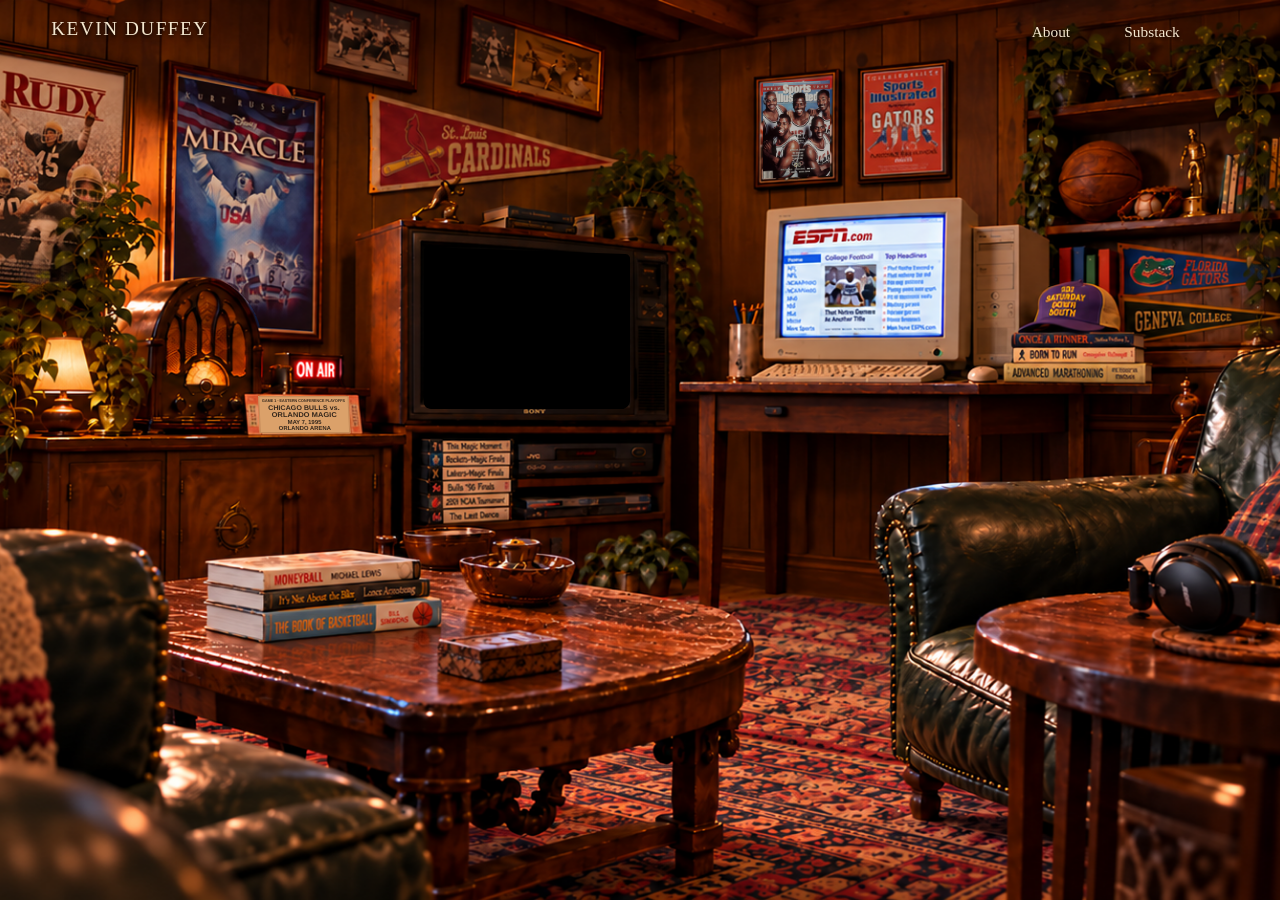
<file: index.html>
<!doctype html>
<html lang="en">
<head>
<meta charset="utf-8"><meta name="viewport" content="width=device-width,initial-scale=1">
<meta name="theme-color" content="#140e09"><title>Kevin Duffey — The Den</title>
<style>
*{box-sizing:border-box}body{margin:0;background:#140e09;color:#f3e6ce;font-family:Georgia,serif}main{min-height:100svh;display:grid;place-content:center}.room{position:relative;width:min(100vw,177.68svh);aspect-ratio:1672/941;isolation:isolate}.room>img{width:100%;height:100%;display:block}.brand{position:absolute;top:1.5%;left:4%;font-size:clamp(13px,1.5vw,25px);letter-spacing:.08em;text-shadow:0 2px 4px #000}.nav-hit{color:#f3e6ce;text-decoration:none;font-size:clamp(10px,1.2vw,20px);text-shadow:0 2px 4px #000;display:grid;place-items:center;position:absolute;top:1%;height:4%;border-radius:3px}.substack{left:86%;width:8%}.about{left:81%;width:3.6%}.nav-hit:focus-visible{outline:2px solid #f4c87d}
.device-hit{position:absolute;z-index:2;border:0;background:transparent;padding:0;cursor:pointer;color:transparent}.device-hit:focus{outline:0}.device-hit::after{content:"";position:absolute;inset:-5%;opacity:0;pointer-events:none;transition:opacity .28s ease;background:radial-gradient(ellipse at center,rgba(255,201,116,.25),rgba(255,177,67,.10) 48%,transparent 74%);filter:blur(5px)}.device-hit:hover::after,.device-hit:focus-visible::after{opacity:1}.tv-hit{left:26.13%;top:24.34%;width:18.48%;height:24.65%;clip-path:url(#crt-screen-clip);z-index:3}.screen-video{position:absolute;z-index:2;left:26.13%;top:24.34%;width:18.48%;height:24.65%;clip-path:url(#crt-screen-clip);overflow:hidden;pointer-events:none}.screen-video video{width:100%;height:100%;display:block;object-fit:cover;background:#000}.screen-video[hidden]{display:none}.radio-hit{left:.35%;top:28%;width:10.7%;height:26%;border-radius:42%}.radio-hit::after{inset:-10%;background:radial-gradient(ellipse at 50% 55%,rgba(255,182,70,.35),rgba(255,157,45,.14) 42%,transparent 72%);filter:blur(7px)}.radio-hit.playing::after{opacity:1;animation:radio-pulse 2.8s ease-in-out infinite}.tv-hit:hover::after{background:radial-gradient(ellipse at 50% 55%,rgba(255,203,133,.34),rgba(255,175,75,.12) 48%,transparent 76%);filter:blur(4px)}@keyframes radio-pulse{0%,100%{opacity:.42}50%{opacity:1}}
dialog{max-width:440px;background:#f2e8d6;color:#302519;border:0;border-radius:5px;padding:30px}dialog::backdrop{background:#0009}dialog button{cursor:pointer;padding:8px 18px}@media(max-width:600px){.room{width:100vw}}
.mobile-header,.explore-nav{display:none}.room-viewport{max-width:100vw}
.panorama{display:contents}
.hat-lettering{display:none;position:absolute;inset:0;width:100%;height:100%;pointer-events:none;z-index:3}
@media(min-width:901px){
 body{overflow:hidden}
 main{display:block;height:100dvh;min-height:0}
 .room-viewport{width:100vw;height:100dvh;overflow:hidden;display:flex;justify-content:center;align-items:center}
 .panorama{display:block;position:relative;flex:none;width:max(100vw,calc(100dvh * 1672 / 941));aspect-ratio:1672/941}
 .room{width:100%}
 .room>img{content:url('room-expanded-v2.png')}
 .room>.tv-hit,.room>.screen-video{left:36.48%;top:27.42%;width:12.92%;height:18.02%}
 .room>.radio-hit{left:18%;top:30.5%;width:8.6%;height:18%}
 .room>.hat-hit{left:74.5%!important;top:30.5%!important;width:6.5%!important;height:7.5%!important}
 .room>.original-cover{display:none}
 .room>.expanded-cover{display:block!important}
 .room>.hat-lettering{display:block}
 .room>.brand{position:fixed;top:18px;left:4vw;z-index:6}
 .room>.nav-hit{position:fixed;top:10px;height:44px;z-index:6}
 .room>.about{left:auto;right:15.4vw;width:5vw}
 .room>.writing{left:auto;right:9vw;width:6vw}
 .room>.subscribe{left:auto;right:2.5vw;width:6vw}
}
@media(max-width:900px){
 main{display:flex;flex-direction:column;justify-content:center;min-height:100svh}
 .mobile-header{display:flex;flex-wrap:wrap;align-items:center;justify-content:space-between;gap:12px;padding:22px 20px;background:#140e09}
 .mobile-header>a{font-size:16px;letter-spacing:.08em}.mobile-header nav{display:flex;gap:18px}.mobile-header a{color:#f3e6ce;text-decoration:none}.mobile-header nav a{font:13px Georgia,serif;min-height:32px;display:grid;align-items:center}
 .room-viewport{width:100%;overflow-x:auto;overscroll-behavior-x:contain;scrollbar-width:none;-webkit-overflow-scrolling:touch}
 .room-viewport::-webkit-scrollbar{display:none}
 .room{width:max(100vw,calc(clamp(430px,68svh,650px) * 1.7768));max-width:none}
 .room>.brand,.room>.nav-hit{display:none}
 .explore-nav{display:flex;flex-direction:column;align-items:center;gap:14px;padding:20px 16px 24px}
 .explore-nav p{margin:0;color:#b9a68a;font:12px Georgia,serif;letter-spacing:.06em}
 .explore-nav>div{display:flex;gap:8px}.explore-nav button{min-height:44px;padding:10px 20px;border:1px solid #756044;border-radius:24px;background:#23190f;color:#f3e6ce;font:14px Georgia,serif;cursor:pointer}
 .explore-nav button:hover,.explore-nav button[aria-pressed="true"]{background:#49351e;border-color:#c6a16a}
 .mobile-header a:focus-visible,.explore-nav button:focus-visible{outline:2px solid #f4c87d;outline-offset:4px}
 .device-hit:focus-visible{outline:2px solid #f4c87d;outline-offset:3px}
}
@media(prefers-reduced-motion:reduce){.radio-hit.playing::after{animation:none}.device-hit::after{transition:none}}
.ticket-repair{position:absolute;inset:0;width:100%;height:100%;pointer-events:none;z-index:1}.ticket-expanded{display:none}@media(min-width:901px){.ticket-original{display:none}.ticket-expanded{display:block}}
.miracle-poster{position:absolute;inset:0;width:100%;height:100%;pointer-events:none}.miracle-wide{display:none}@media(min-width:901px){.miracle-wide{display:block}.miracle-close{display:none}}
</style></head>
<body><main>
<header class="mobile-header"><a href="index.html">KEVIN DUFFEY</a><nav aria-label="Main navigation"><a href="about.html" class="mobile-about">About</a><a href="https://sub.kevinduffey.com">Substack</a></nav></header>
<div class="room-viewport" aria-label="Explore the sports den"><div class="panorama"><div class="room">
<img src="room.png?v=20261016-refined" alt="A warm wood-paneled sports den with a vintage radio and television, an early ESPN computer, classic sports memorabilia and stacks of Kevin Duffey’s favorite books.">
<svg class="ticket-repair ticket-original" viewBox="0 0 1672 941" role="img" aria-label="Game 1, Eastern Conference Playoffs. Chicago Bulls vs. Orlando Magic. May 7, 1995. Orlando Arena."><g transform="matrix(.335,-.005,.019,.343,191,458)"><rect width="400" height="166" fill="#dba16a"/><rect x="3" y="3" width="394" height="160" fill="none" stroke="#ab7044" stroke-width="2"/><g fill="#34271c" text-anchor="middle" font-family="Arial, sans-serif" font-weight="700"><text x="200" y="27" font-size="18" textLength="366" lengthAdjust="spacingAndGlyphs">GAME 1 · EASTERN CONFERENCE PLAYOFFS</text><text x="200" y="62" font-size="30" textLength="315" lengthAdjust="spacingAndGlyphs">CHICAGO BULLS vs.</text><text x="200" y="95" font-size="31" textLength="287" lengthAdjust="spacingAndGlyphs">ORLANDO MAGIC</text><text x="200" y="124" font-size="26">MAY 7, 1995</text><text x="200" y="153" font-size="26">ORLANDO ARENA</text></g></g></svg><svg class="ticket-repair ticket-expanded" viewBox="0 0 1672 941" role="img" aria-label="Game 1, Eastern Conference Playoffs. Chicago Bulls vs. Orlando Magic. May 7, 1995. Orlando Arena."><g transform="matrix(.237,0,.011,.235,437,414)"><rect width="400" height="166" fill="#dba16a"/><rect x="3" y="3" width="394" height="160" fill="none" stroke="#ab7044" stroke-width="2"/><g fill="#34271c" text-anchor="middle" font-family="Arial, sans-serif" font-weight="700"><text x="200" y="27" font-size="18" textLength="366" lengthAdjust="spacingAndGlyphs">GAME 1 · EASTERN CONFERENCE PLAYOFFS</text><text x="200" y="62" font-size="30" textLength="315" lengthAdjust="spacingAndGlyphs">CHICAGO BULLS vs.</text><text x="200" y="95" font-size="31" textLength="287" lengthAdjust="spacingAndGlyphs">ORLANDO MAGIC</text><text x="200" y="124" font-size="26">MAY 7, 1995</text><text x="200" y="153" font-size="26">ORLANDO ARENA</text></g></g></svg>
<svg class="miracle-poster miracle-wide" viewBox="0 0 1672 941" aria-label="Miracle movie poster" role="img"><defs><clipPath id="miracle-wide-clip"><path d="M351 80 L496 107 L495 346 L439 342 C432 314 412 296 390 292 C375 289 361 291 350 294 Z"/></clipPath></defs><image href="miracle-poster-edit.png" width="1672" height="941" clip-path="url(#miracle-wide-clip)"/></svg>
<svg class="miracle-poster miracle-close" viewBox="0 0 1672 941" aria-label="Miracle movie poster" role="img"><defs><clipPath id="miracle-close-clip"><path d="M73 0 L273 33 L273 350 L197 341 C182 300 156 279 130 278 C110 275 90 279 73 283 Z"/></clipPath></defs><g clip-path="url(#miracle-close-clip)"><image href="miracle-poster-edit.png" width="1672" height="941" transform="matrix(1.38 0 0 1.44 -411 -115)"/></g></svg>
<div class="brand">KEVIN DUFFEY</div>
<svg class="hat-lettering" viewBox="0 0 1672 941" aria-hidden="true"><defs><clipPath id="hat-lettering-area"><rect x="1257" y="299" width="49" height="35" rx="3"/></clipPath></defs><image href="hat-lettering-repair.png" width="1672" height="941" clip-path="url(#hat-lettering-area)"/></svg>
<a class="device-hit hat-hit" href="saturday-down-south.html" aria-label="Read the story of Saturday Down South" style="left:78.5%;top:37%;width:10%;height:10%;border-radius:50%;z-index:4"></a>
<svg class="original-cover" aria-label="Sports Illustrated Dream Team cover" role="img" viewBox="0 0 1672 941" style="position:absolute;inset:0;width:100%;height:100%;pointer-events:none"><image href="dream-team-cover.png" width="104" height="148" preserveAspectRatio="none" transform="matrix(1,-.0676,0,1,944,74)" style="filter:brightness(.72) sepia(.14) saturate(.85)"/></svg>
<svg class="expanded-cover" aria-label="Sports Illustrated Dream Team cover" role="img" viewBox="0 0 1672 941" style="display:none;position:absolute;inset:0;width:100%;height:100%;pointer-events:none"><image href="dream-team-cover.png" width="70" height="100" preserveAspectRatio="none" transform="matrix(1,-.045,0,1,965,87)" style="filter:brightness(.72) sepia(.14) saturate(.85)"/></svg>
<a class="nav-hit about" href="about.html" aria-label="About Kevin">About</a><a class="nav-hit substack" href="https://sub.kevinduffey.com" aria-label="Visit Substack">Substack</a>
<svg aria-hidden="true" width="0" height="0" style="position:absolute"><defs><clipPath id="crt-screen-clip" clipPathUnits="objectBoundingBox"><path d="M .008 .008 C .018 .001 .035 0 .06 .004 L .975 .044 C .992 .045 1 .061 1 .085 L 1 .93 C 1 .967 .989 .991 .966 1 L .035 1 C .014 1 0 .982 0 .956 L 0 .043 C 0 .022 .002 .012 .008 .008 Z"/></clipPath></defs></svg>
<div class="screen-video" id="screenVideo"><video id="tvVideo" src="pujols-home-run.mp4" playsinline preload="auto"></video></div>
<button class="device-hit tv-hit" id="tvHit" aria-label="Play the game on the television" aria-pressed="false"></button>
<button class="device-hit radio-hit" id="radioHit" aria-label="Play the radio broadcast" aria-pressed="false"></button>
<audio id="radioAudio" src="radio-broadcast.mp3" preload="metadata"></audio>
</div></div></div>
<nav class="explore-nav" aria-label="Explore the room"><p>← Swipe to explore · Tap an object →</p><div><button data-object="tvHit" aria-pressed="true">TV</button><button data-object="radioHit" aria-pressed="false">Radio</button><button data-object="hat" aria-pressed="false">SDS Story</button></div></nav>
</main>
<dialog id="about"><h2>Kevin Duffey</h2><p>A career in sports media and dissecting how business online has evolved.</p><form method="dialog"><button>Back to the den</button></form></dialog>
<script>
const tvHit=document.querySelector('#tvHit'),screenVideo=document.querySelector('#screenVideo'),tv=document.querySelector('#tvVideo'),radioHit=document.querySelector('#radioHit'),radio=document.querySelector('#radioAudio');
function resetTv(){tv.pause();tv.currentTime=0;tvHit.setAttribute('aria-pressed','false');tvHit.setAttribute('aria-label','Play the game on the television');}
function playTv(){if(!tv.paused){resetTv();return}radio.pause();tv.play().then(()=>{tvHit.setAttribute('aria-pressed','true');tvHit.setAttribute('aria-label','Stop the game on the television');}).catch(()=>{tvHit.setAttribute('aria-label','The television video could not be played');});}
tv.addEventListener('ended',resetTv);
tvHit.addEventListener('click',playTv);tvHit.addEventListener('keydown',e=>{if(e.key==='Enter'||e.key===' '){e.preventDefault();playTv();}});
radioHit.addEventListener('click',()=>{if(radio.paused){if(radio.ended)radio.currentTime=0;radio.play().then(()=>{radioHit.classList.add('playing');radioHit.setAttribute('aria-pressed','true');radioHit.setAttribute('aria-label','Pause the radio broadcast');}).catch(()=>{radioHit.classList.remove('playing');radioHit.setAttribute('aria-label','The radio broadcast could not be played');});}else{radio.pause();radioHit.classList.remove('playing');radioHit.setAttribute('aria-pressed','false');radioHit.setAttribute('aria-label','Play the radio broadcast');}});
let mutedForRadio=false;radio.addEventListener('pause',()=>{radioHit.classList.remove('playing');radioHit.setAttribute('aria-pressed','false');radioHit.setAttribute('aria-label','Play the radio broadcast');if(mutedForRadio){tv.muted=false;mutedForRadio=false;}});radio.addEventListener('ended',()=>radioHit.classList.remove('playing'));
function keyboardClick(e,fn){if(e.key==='Enter'||e.key===' '){e.preventDefault();fn();}}radioHit.addEventListener('keydown',e=>keyboardClick(e,()=>radioHit.click()));
radioHit.addEventListener('click',()=>{if(!tv.paused&&!tv.muted){tv.muted=true;mutedForRadio=true;}});
document.querySelectorAll('.about,.mobile-about').forEach(link=>link.addEventListener('click',e=>{e.preventDefault();document.querySelector('dialog').showModal();}));
const viewport=document.querySelector('.room-viewport'),room=document.querySelector('.room'),compact=matchMedia('(max-width:900px)'),reduceMotion=matchMedia('(prefers-reduced-motion:reduce)');
let selectedObject='tvHit';
function revealObject(name,smooth=false){
 const target=name==='hat'?document.querySelector('.hat-hit'):document.getElementById(name);
 selectedObject=name;
 if(compact.matches)viewport.scrollTo({left:target.offsetLeft+target.offsetWidth/2-viewport.clientWidth/2,behavior:smooth&&!reduceMotion.matches?'smooth':'instant'});
 document.querySelectorAll('[data-object]').forEach(button=>button.setAttribute('aria-pressed',String(button.dataset.object===name)));
}
document.querySelectorAll('[data-object]').forEach(button=>button.addEventListener('click',()=>revealObject(button.dataset.object,true)));
document.querySelectorAll('.device-hit').forEach(target=>target.addEventListener('focus',()=>{if(compact.matches)revealObject(target.classList.contains('hat-hit')?'hat':target.id);}));
new ResizeObserver(()=>{if(compact.matches)revealObject(selectedObject);else viewport.scrollLeft=0;}).observe(viewport);
revealObject(selectedObject);
</script></body></html>
</file>
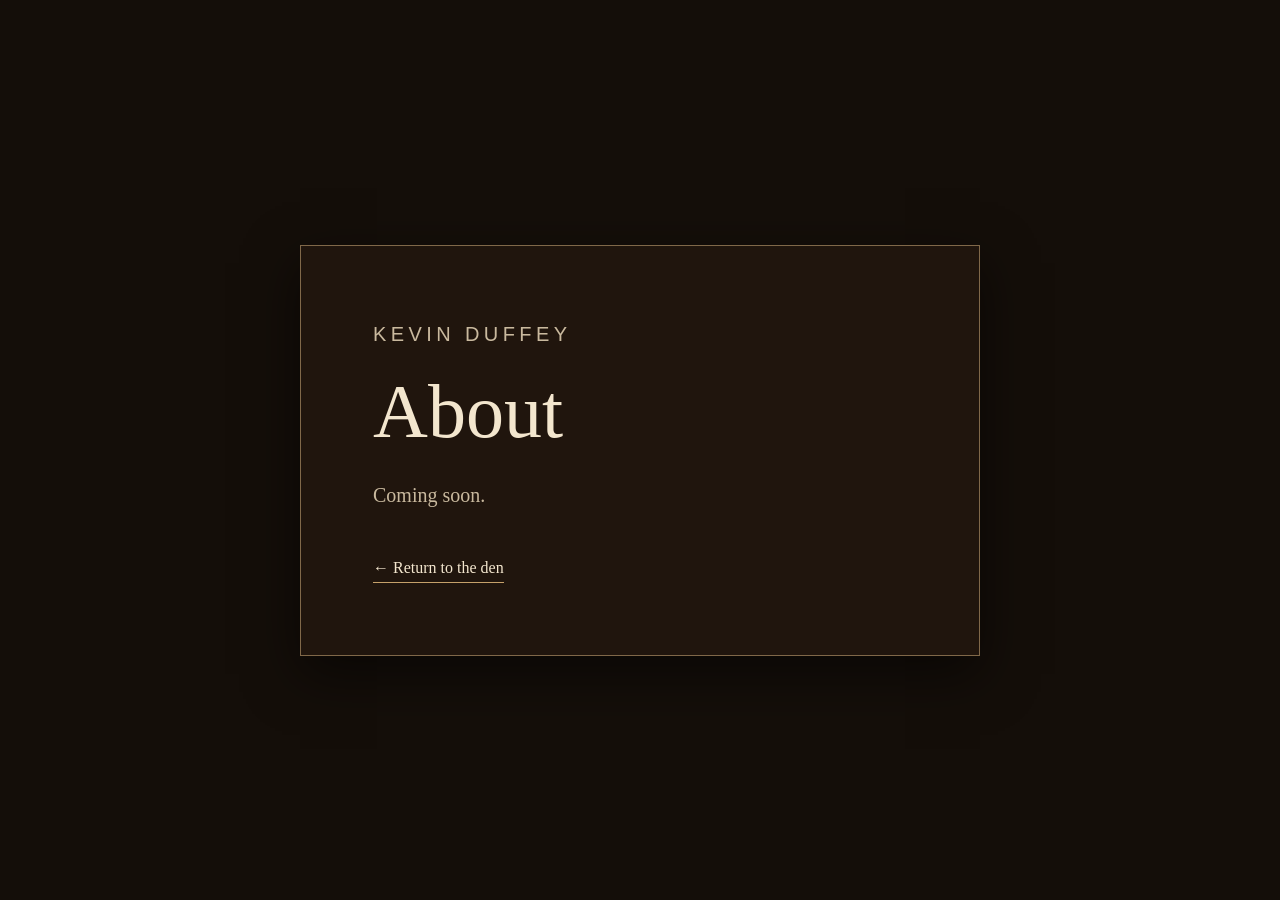
<file: about.html>
<!doctype html>
<html lang="en">
<head>
<meta charset="utf-8"><meta name="viewport" content="width=device-width, initial-scale=1">
<meta name="theme-color" content="#140e09"><title>About — Kevin Duffey</title>
<style>
*{box-sizing:border-box}body{margin:0;min-height:100svh;background:#140e09;color:#f3e6ce;font-family:Georgia,serif;display:grid;place-items:center;padding:24px}.card{width:min(680px,100%);padding:clamp(32px,7vw,72px);border:1px solid #806849;background:#20150d;box-shadow:0 18px 50px #0008}.eyebrow{margin:0 0 18px;color:#c6a16a;font:12px Arial,sans-serif;letter-spacing:.22em;text-transform:uppercase}.card h1{margin:0 0 24px;font-size:clamp(42px,8vw,76px);font-weight:400}.card p{color:#c9b99e;font-size:20px;line-height:1.6}.back{display:inline-block;margin-top:28px;color:#f3e6ce;text-decoration:none;border-bottom:1px solid #c6a16a;padding-bottom:5px}.back:hover{color:#f4c87d}
</style>
</head>
<body><main class="card"><p class="eyebrow">Kevin Duffey</p><h1>About</h1><p>Coming soon.</p><a class="back" href="index.html">← Return to the den</a></main></body>
</html>
</file>
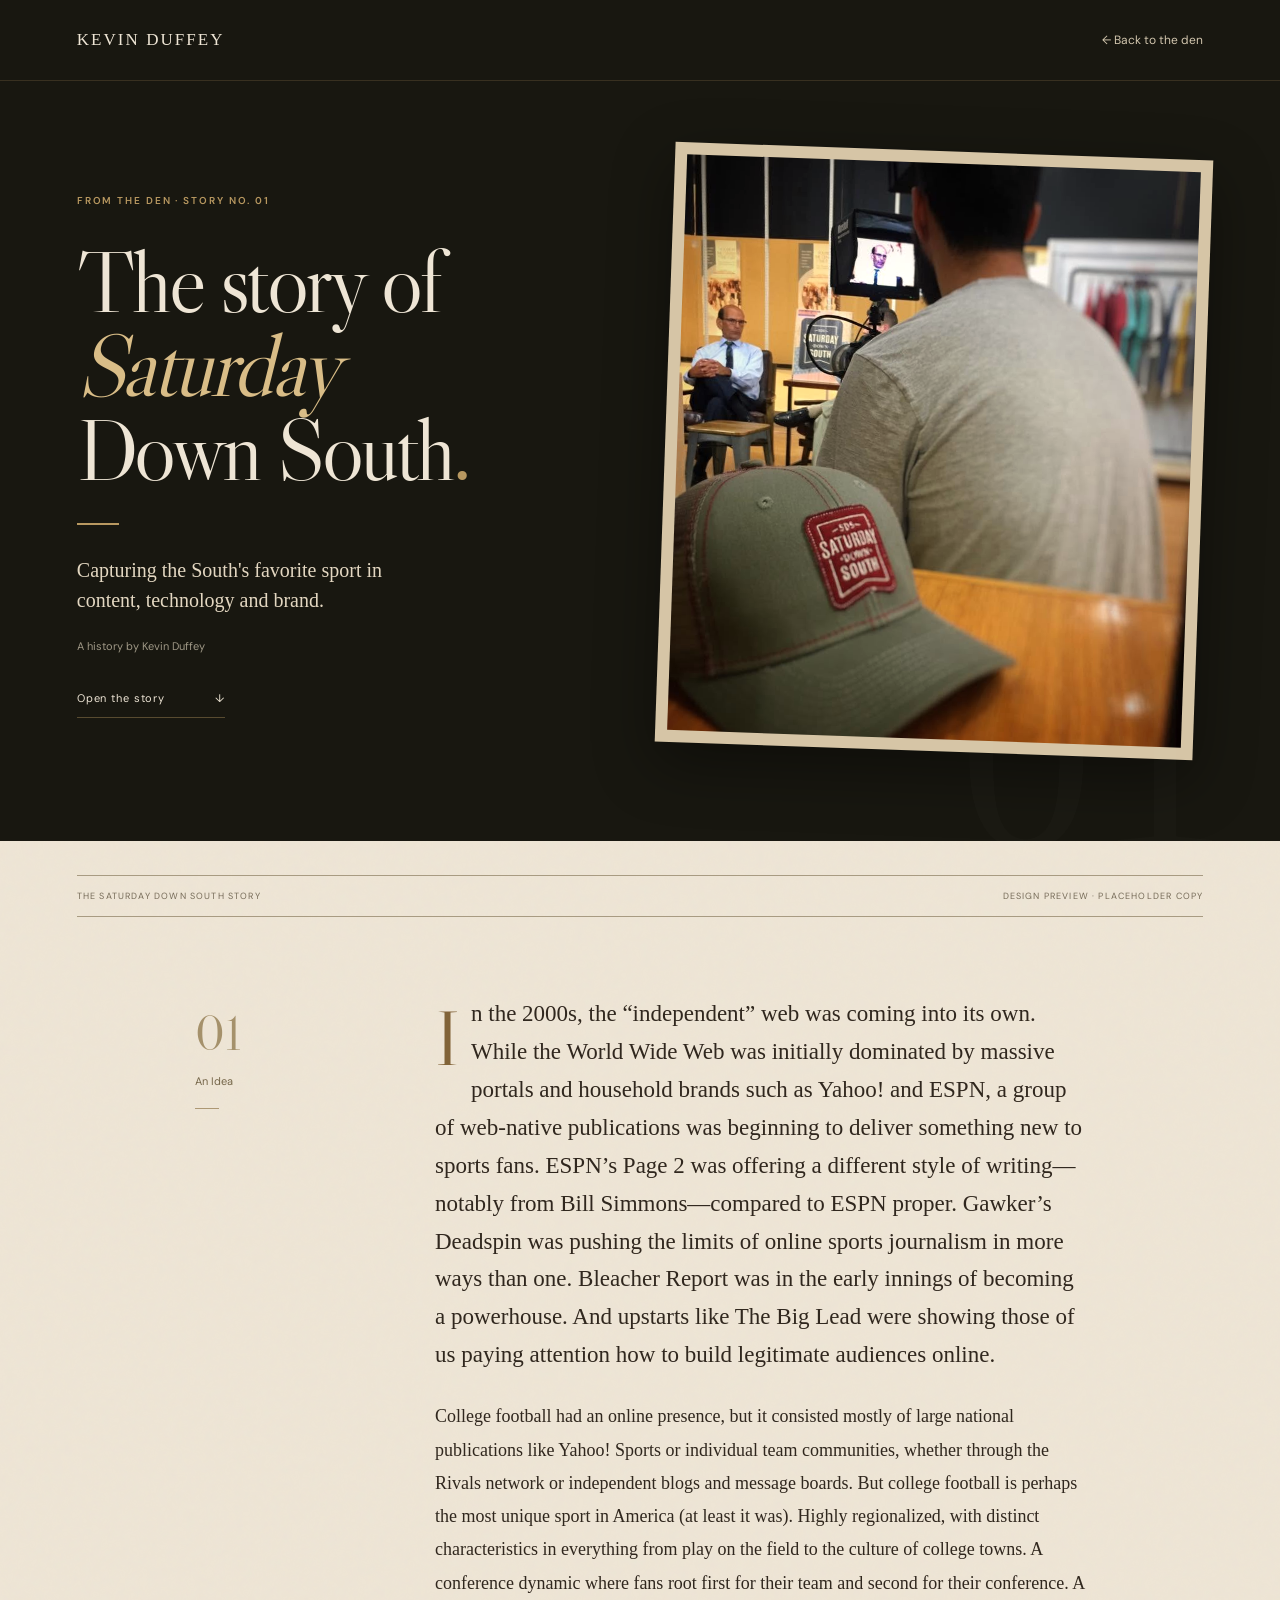
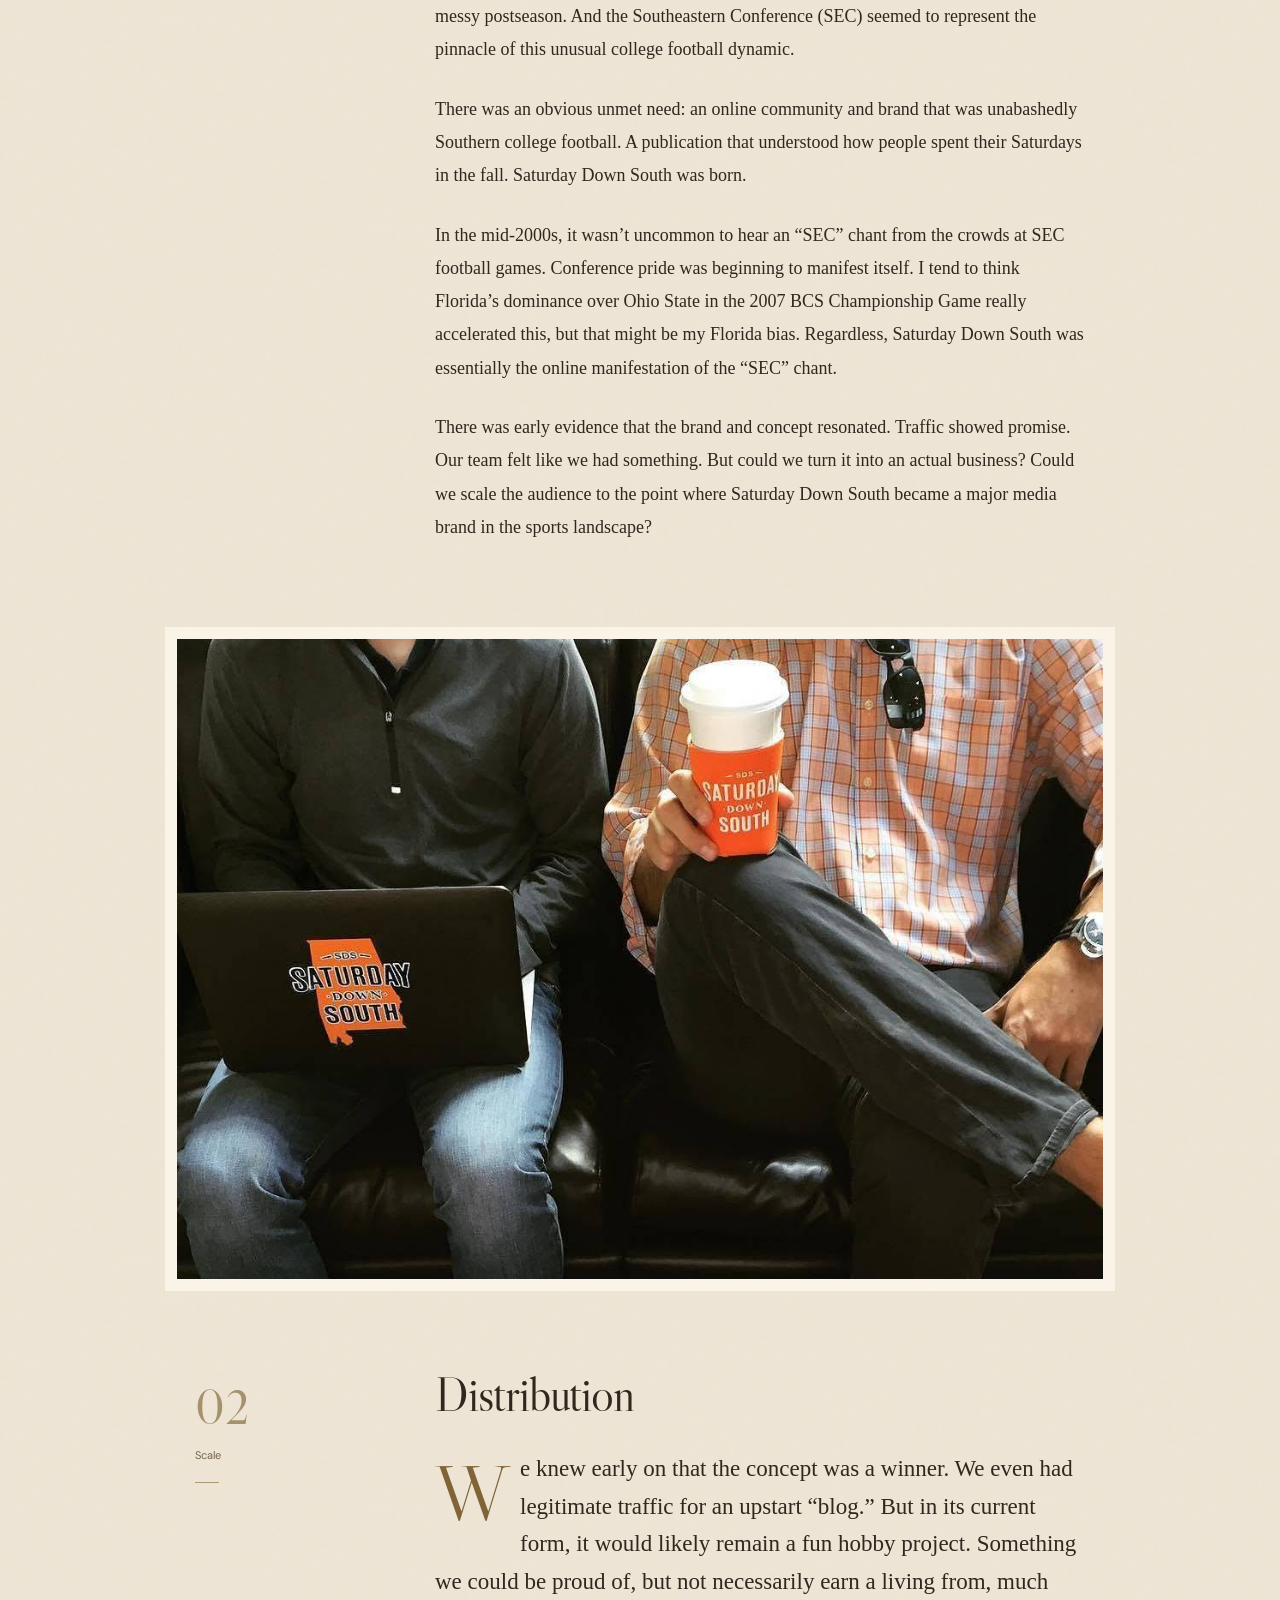
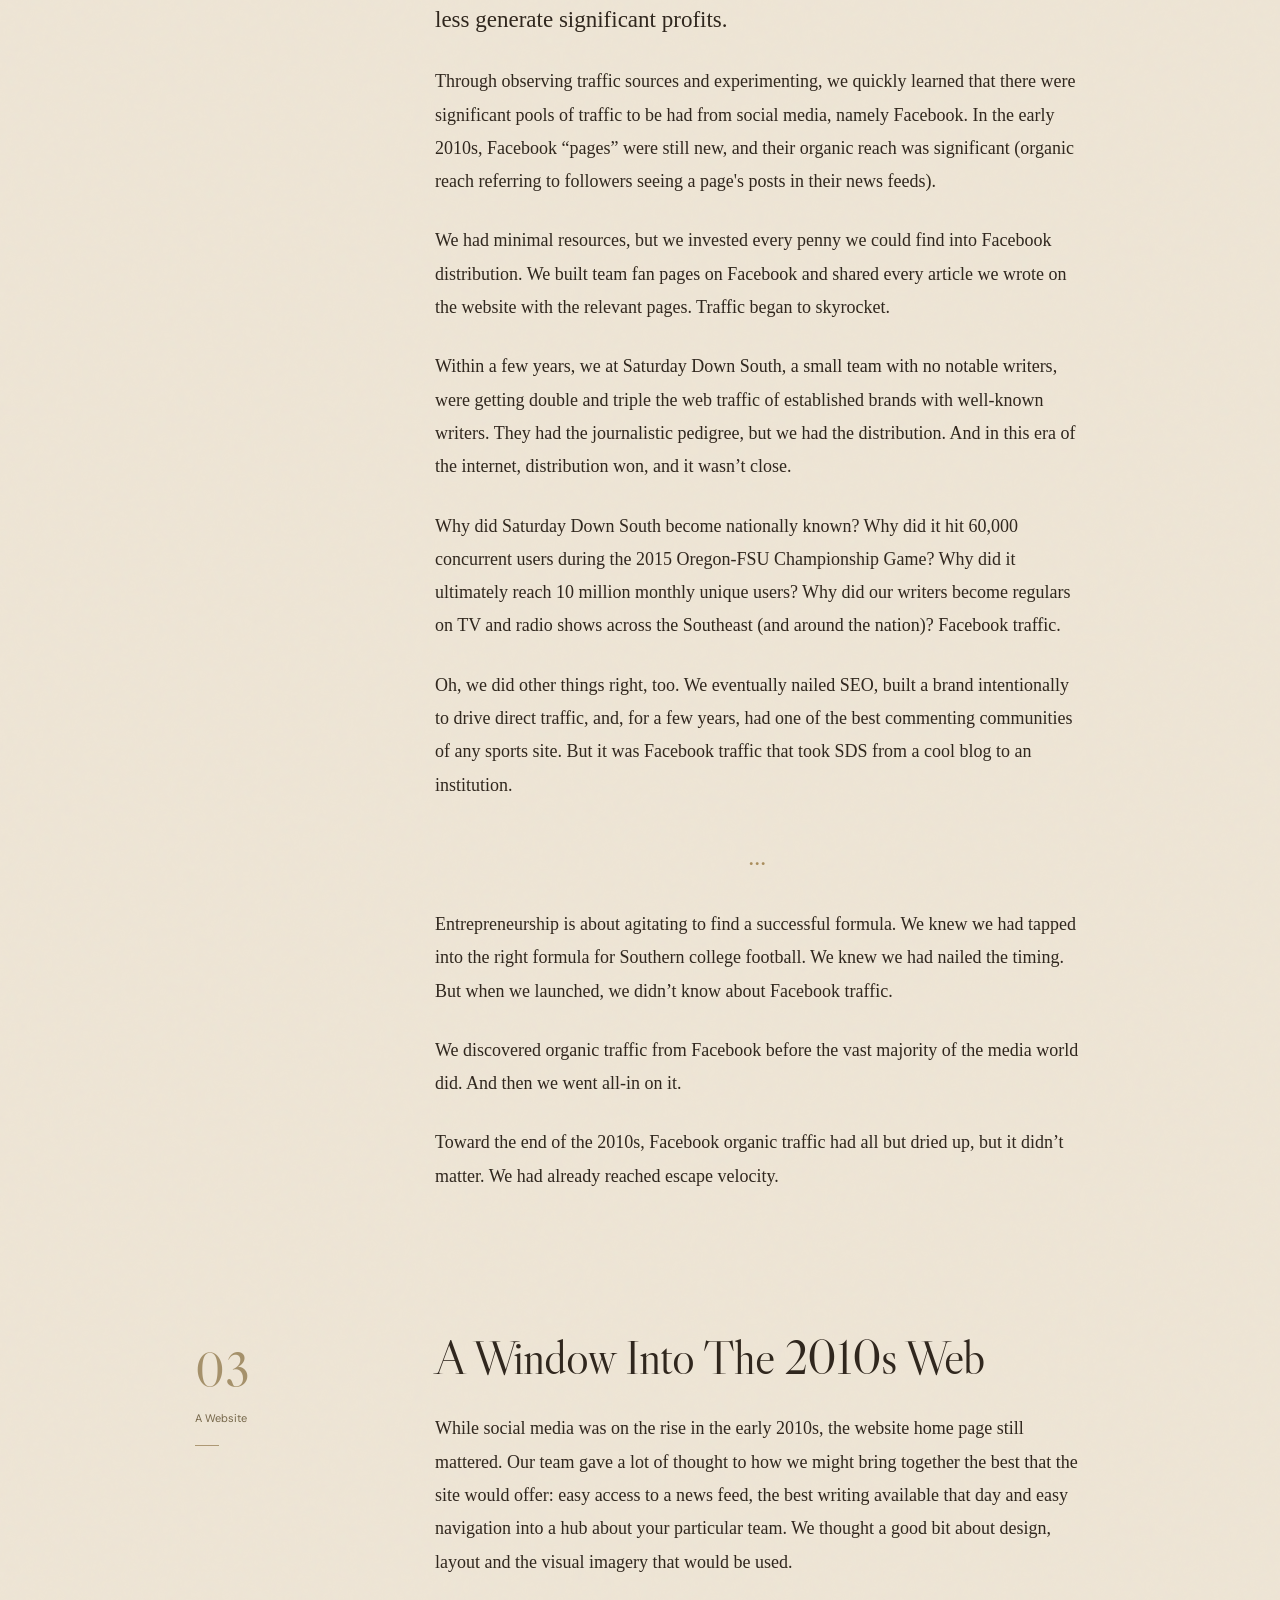
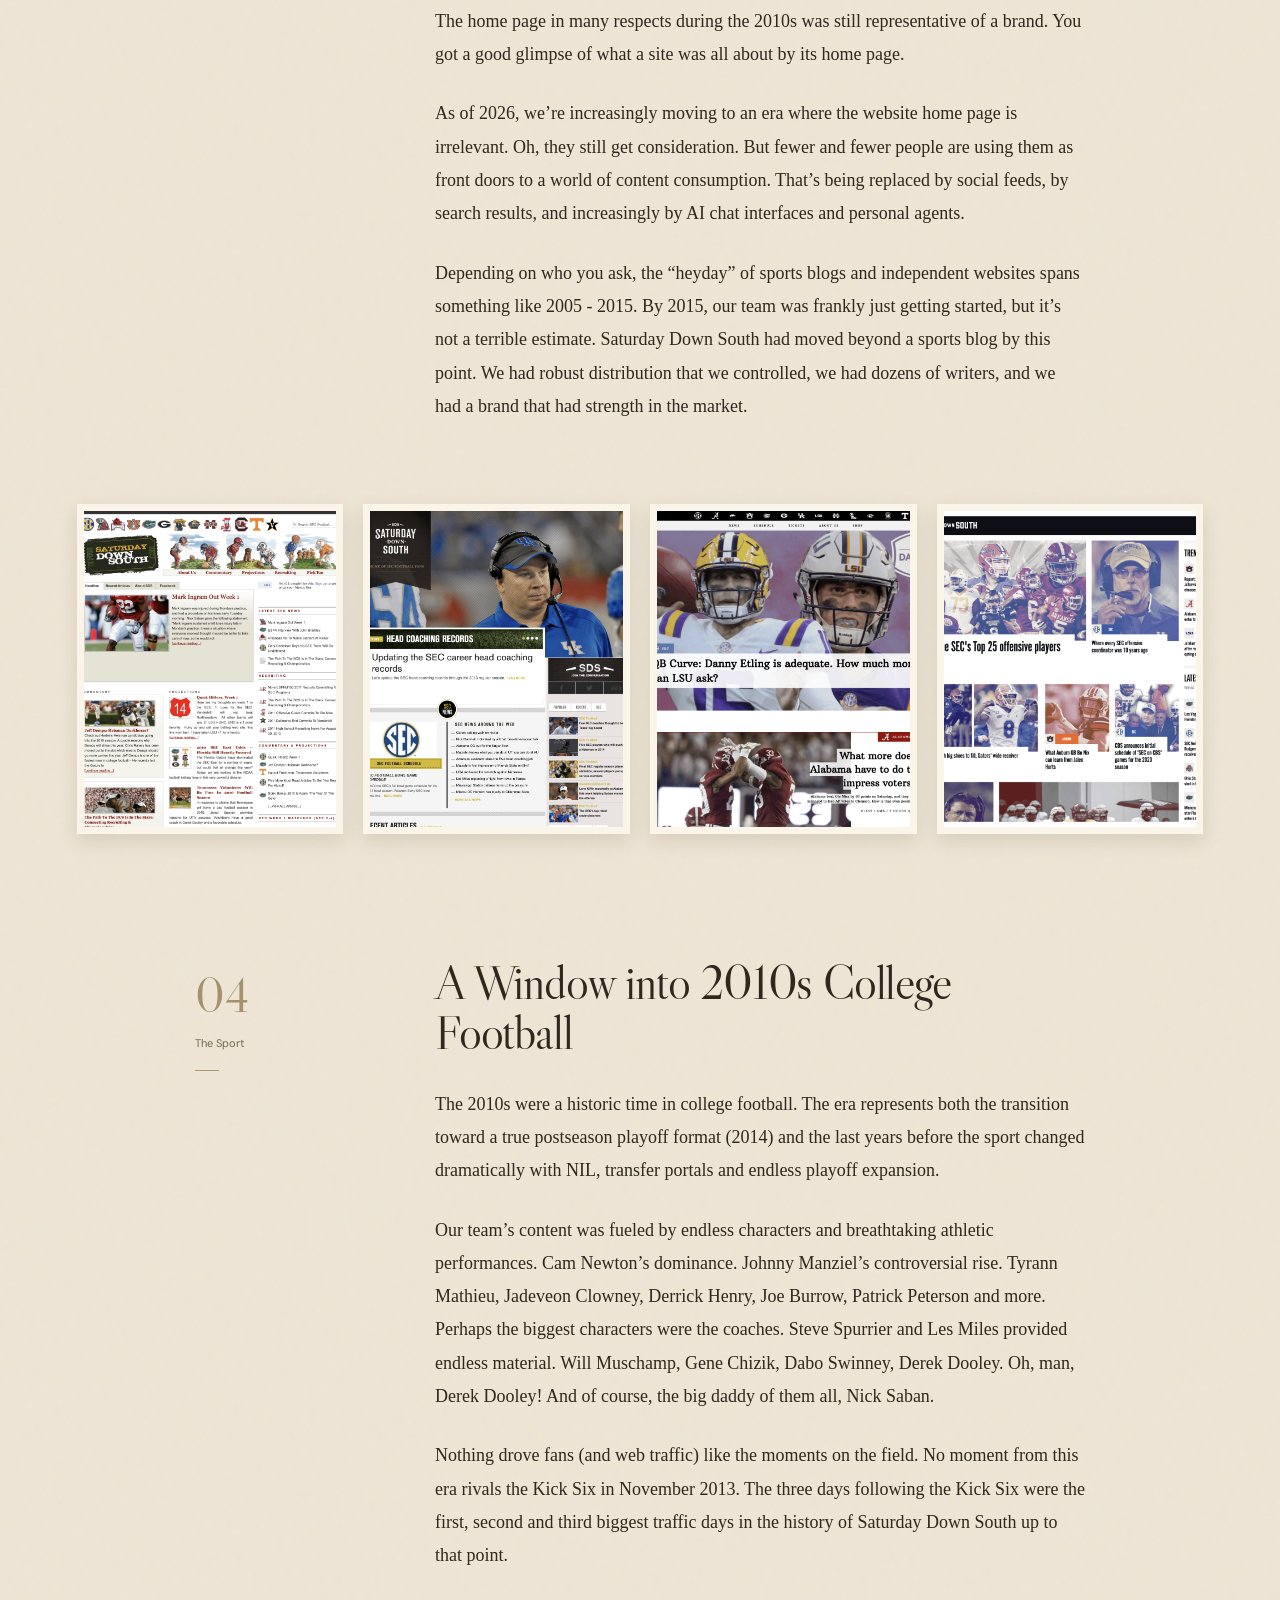
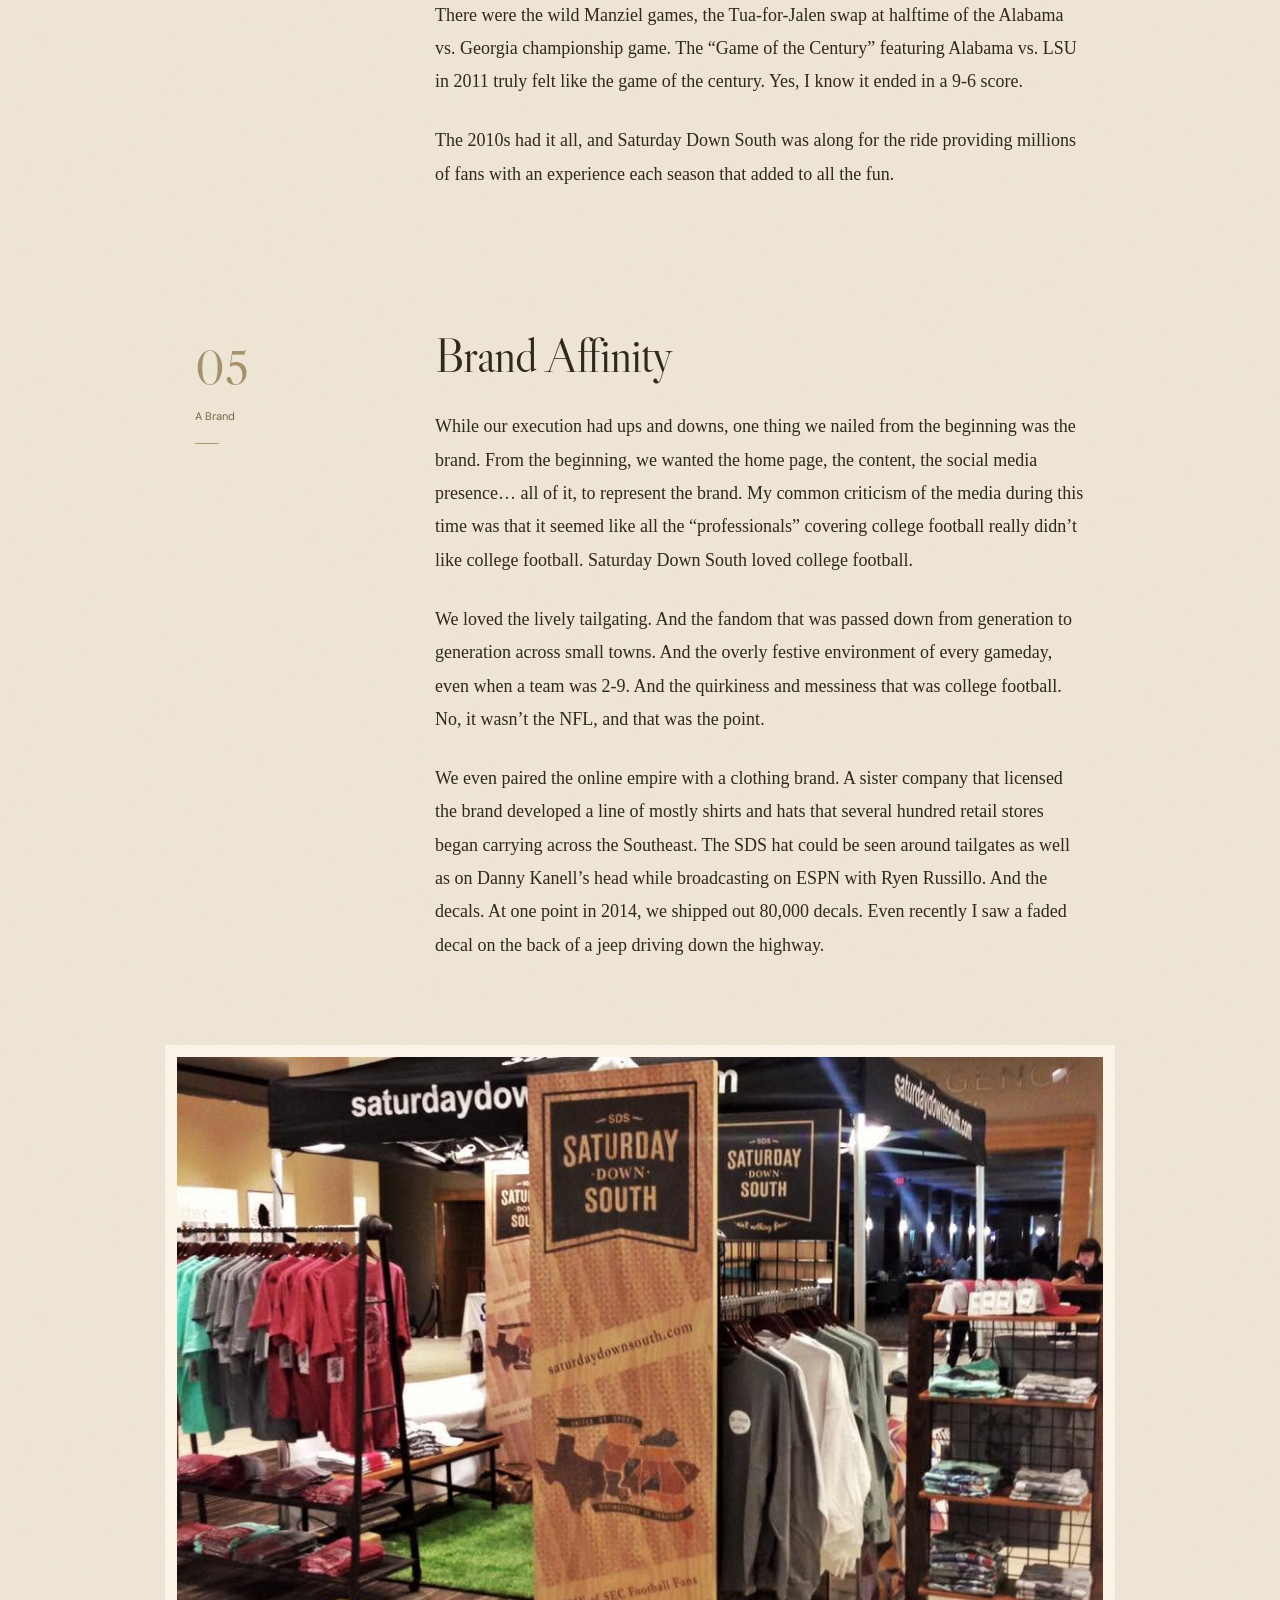
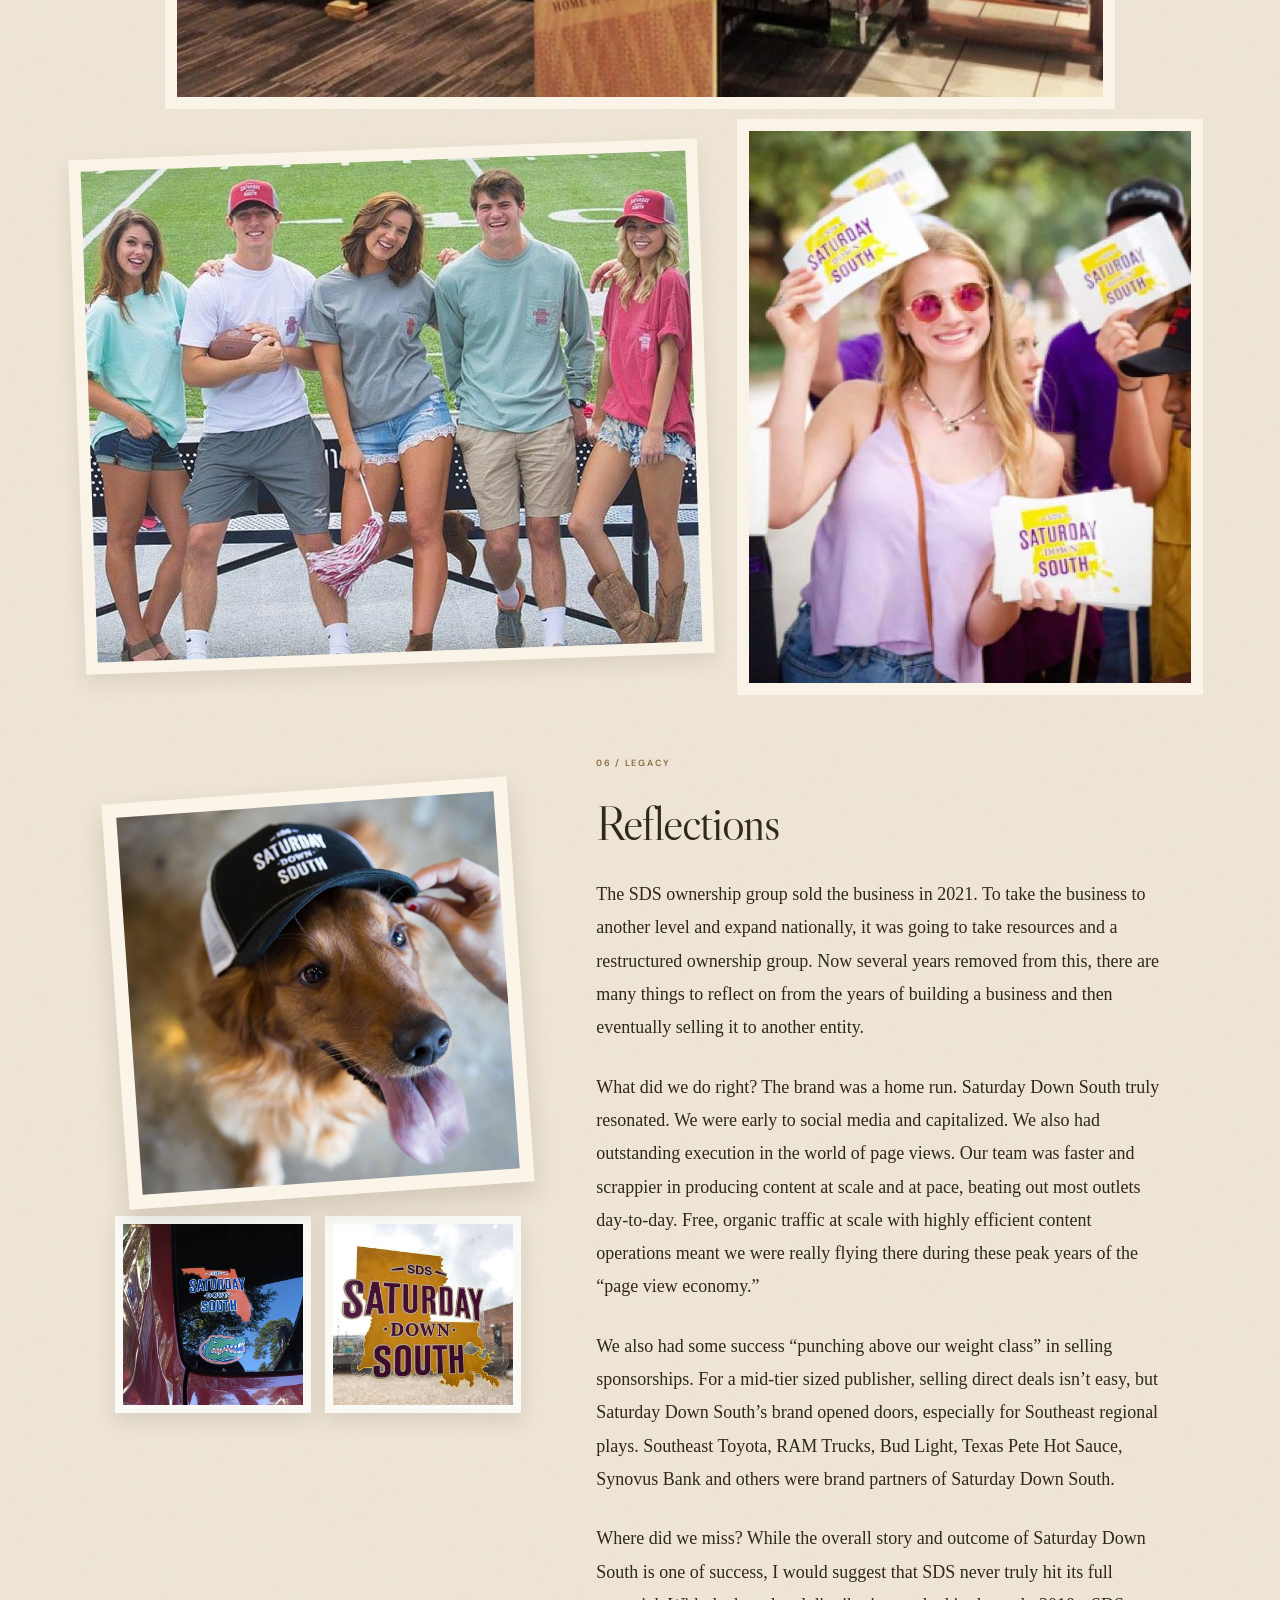
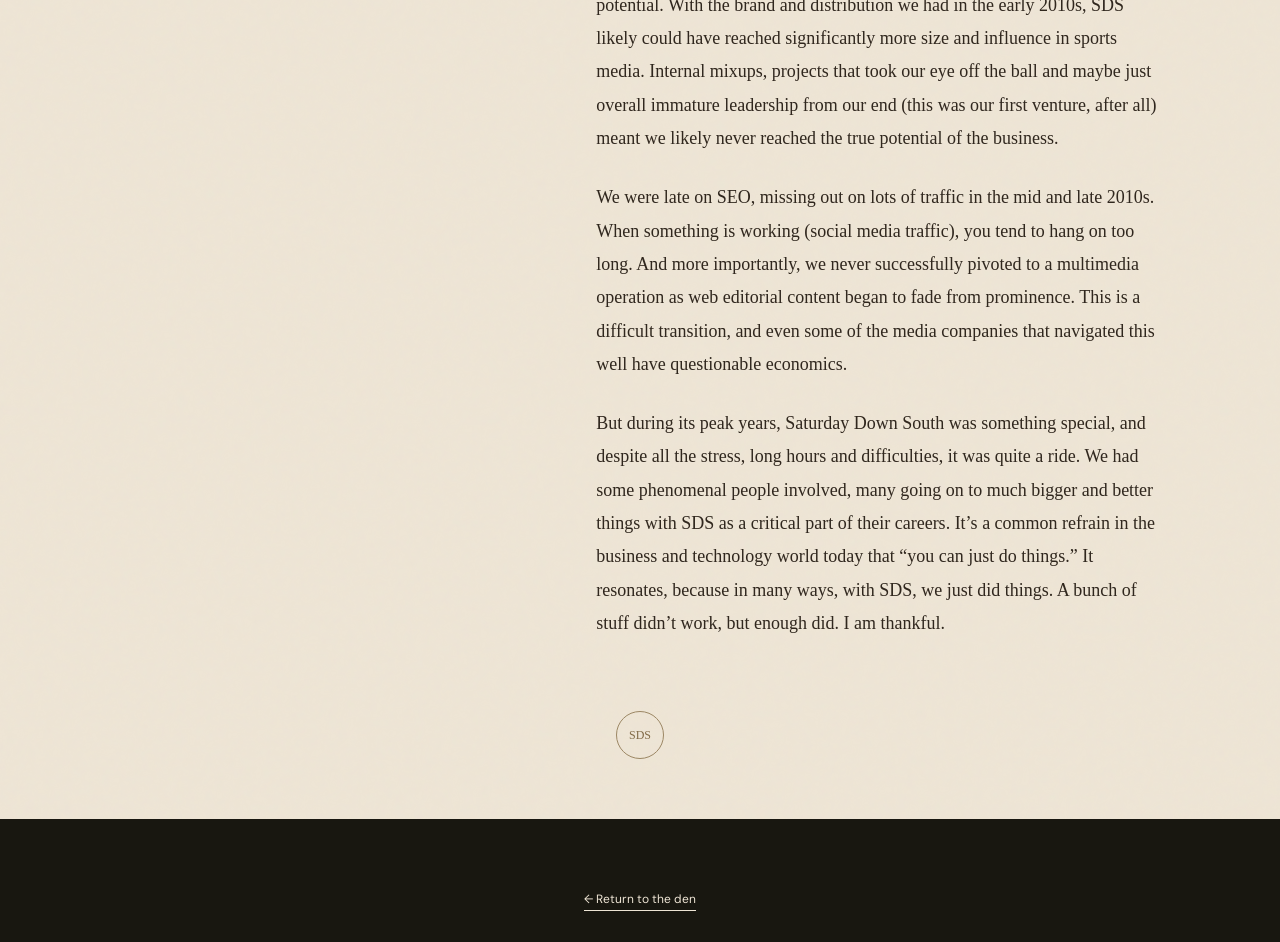
<file: saturday-down-south.html>
<!doctype html>
<html lang="en">
<head>
<meta charset="utf-8"><meta name="viewport" content="width=device-width,initial-scale=1">
<title>The Story of Saturday Down South — Kevin Duffey</title>
<meta name="description" content="A story from Kevin Duffey’s archive: Saturday Down South.">
<link rel="stylesheet" href="sds-story.css?v=20261017-viewer"><link rel="stylesheet" href="sds-brand-gallery.css">
</head>
<body>
<header class="masthead"><a href="index.html" class="wordmark">KEVIN DUFFEY</a><a href="index.html" class="back">← Back to the den</a></header>
<main>
<section class="hero">
<div class="hero-copy"><p class="eyebrow">FROM THE DEN · STORY NO. 01</p><h1>The story of<br><em>Saturday</em><br>Down South<span>.</span></h1><div class="gold-rule"></div><p class="deck">Capturing the South's favorite sport in content, technology and brand.</p><p class="byline">A history by Kevin Duffey</p><a class="read-link" href="#story">Open the story <span>↓</span></a></div>
<figure class="hero-photo"><img src="sds4.jpg" alt="A Saturday Down South hat on a table during a filmed interview"></figure>
<span class="hero-number" aria-hidden="true">01</span>
</section>
<article id="story" class="paper">
<div class="article-top"><span>THE SATURDAY DOWN SOUTH STORY</span><span>DESIGN PREVIEW · PLACEHOLDER COPY</span></div>
<div class="chapter"><aside><span class="chapter-number">01</span><p>An Idea</p><span class="small-rule"></span></aside><div class="prose">
<p class="lead dropcap">In the 2000s, the “independent” web was coming into its own. While the World Wide Web was initially dominated by massive portals and household brands such as Yahoo! and ESPN, a group of web-native publications was beginning to deliver something new to sports fans. ESPN’s Page 2 was offering a different style of writing—notably from Bill Simmons—compared to ESPN proper. Gawker’s Deadspin was pushing the limits of online sports journalism in more ways than one. Bleacher Report was in the early innings of becoming a powerhouse. And upstarts like The Big Lead were showing those of us paying attention how to build legitimate audiences online.</p>
<p>College football had an online presence, but it consisted mostly of large national publications like Yahoo! Sports or individual team communities, whether through the Rivals network or independent blogs and message boards. But college football is perhaps the most unique sport in America (at least it was). Highly regionalized, with distinct characteristics in everything from play on the field to the culture of college towns. A conference dynamic where fans root first for their team and second for their conference. A messy postseason. And the Southeastern Conference (SEC) seemed to represent the pinnacle of this unusual college football dynamic.</p>
<p>There was an obvious unmet need: an online community and brand that was unabashedly Southern college football. A publication that understood how people spent their Saturdays in the fall. Saturday Down South was born.</p>
<p>In the mid-2000s, it wasn’t uncommon to hear an “SEC” chant from the crowds at SEC football games. Conference pride was beginning to manifest itself. I tend to think Florida’s dominance over Ohio State in the 2007 BCS Championship Game really accelerated this, but that might be my Florida bias. Regardless, Saturday Down South was essentially the online manifestation of the “SEC” chant.</p>
<p>There was early evidence that the brand and concept resonated. Traffic showed promise. Our team felt like we had something. But could we turn it into an actual business? Could we scale the audience to the point where Saturday Down South became a major media brand in the sports landscape?</p>
</div></div>
<figure class="wide-photo"><img src="sds-guys.jpg" alt="Two members of the Saturday Down South team with a branded laptop and coffee cup" loading="lazy"></figure>
<div class="chapter"><aside><span class="chapter-number">02</span><p>Scale</p><span class="small-rule"></span></aside><div class="prose"><h2>Distribution</h2>
<p class="lead dropcap">We knew early on that the concept was a winner. We even had legitimate traffic for an upstart “blog.” But in its current form, it would likely remain a fun hobby project. Something we could be proud of, but not necessarily earn a living from, much less generate significant profits.</p>
<p>Through observing traffic sources and experimenting, we quickly learned that there were significant pools of traffic to be had from social media, namely Facebook. In the early 2010s, Facebook “pages” were still new, and their organic reach was significant (organic reach referring to followers seeing a page's posts in their news feeds).</p>
<p>We had minimal resources, but we invested every penny we could find into Facebook distribution. We built team fan pages on Facebook and shared every article we wrote on the website with the relevant pages. Traffic began to skyrocket.</p>
<p>Within a few years, we at Saturday Down South, a small team with no notable writers, were getting double and triple the web traffic of established brands with well-known writers. They had the journalistic pedigree, but we had the distribution. And in this era of the internet, distribution won, and it wasn’t close.</p>
<p>Why did Saturday Down South become nationally known? Why did it hit 60,000 concurrent users during the 2015 Oregon-FSU Championship Game? Why did it ultimately reach 10 million monthly unique users? Why did our writers become regulars on TV and radio shows across the Southeast (and around the nation)? Facebook traffic.</p>
<p>Oh, we did other things right, too. We eventually nailed SEO, built a brand intentionally to drive direct traffic, and, for a few years, had one of the best commenting communities of any sports site. But it was Facebook traffic that took SDS from a cool blog to an institution.</p>
<p class="section-break">…</p>
<p>Entrepreneurship is about agitating to find a successful formula. We knew we had tapped into the right formula for Southern college football. We knew we had nailed the timing. But when we launched, we didn’t know about Facebook traffic.</p>
<p>We discovered organic traffic from Facebook before the vast majority of the media world did. And then we went all-in on it.</p>
<p>Toward the end of the 2010s, Facebook organic traffic had all but dried up, but it didn’t matter. We had already reached escape velocity.</p>
</div></div>
<div class="chapter"><aside><span class="chapter-number">03</span><p>A Website</p><span class="small-rule"></span></aside><div class="prose"><h2>A Window Into The 2010s Web</h2><p>While social media was on the rise in the early 2010s, the website home page still mattered. Our team gave a lot of thought to how we might bring together the best that the site would offer: easy access to a news feed, the best writing available that day and easy navigation into a hub about your particular team. We thought a good bit about design, layout and the visual imagery that would be used.</p><p>The home page in many respects during the 2010s was still representative of a brand. You got a good glimpse of what a site was all about by its home page.</p><p>As of 2026, we’re increasingly moving to an era where the website home page is irrelevant. Oh, they still get consideration. But fewer and fewer people are using them as front doors to a world of content consumption. That’s being replaced by social feeds, by search results, and increasingly by AI chat interfaces and personal agents.</p><p>Depending on who you ask, the “heyday” of sports blogs and independent websites spans something like 2005 - 2015. By 2015, our team was frankly just getting started, but it’s not a terrible estimate. Saturday Down South had moved beyond a sports blog by this point. We had robust distribution that we controlled, we had dozens of writers, and we had a brand that had strength in the market.</p></div></div>
<div class="website-gallery" aria-label="Saturday Down South homepage archive">
<figure data-title="JUNE 2010"><a href="sds-web-2010.png" target="_blank" rel="noopener"><img src="sds-web-2010.png" alt="Saturday Down South homepage, June 2010" loading="lazy"></a></figure>
<figure data-title="DECEMBER 2013"><a href="sds-web-2013.png" target="_blank" rel="noopener"><img src="sds-web-2013.png" alt="Saturday Down South homepage, December 2013" loading="lazy"></a></figure>
<figure data-title="OCTOBER 2017"><a href="sds-web-2017.png" target="_blank" rel="noopener"><img src="sds-web-2017.png" alt="Saturday Down South homepage, October 2017" loading="lazy"></a></figure>
<figure data-title="JUNE 2020"><a href="sds-web-2020.png" target="_blank" rel="noopener"><img src="sds-web-2020.png" alt="Saturday Down South homepage, June 2020" loading="lazy"></a></figure>
</div>
<div class="chapter"><aside><span class="chapter-number">04</span><p>The Sport</p><span class="small-rule"></span></aside><div class="prose"><h2>A Window into 2010s College Football</h2><p>The 2010s were a historic time in college football. The era represents both the transition toward a true postseason playoff format (2014) and the last years before the sport changed dramatically with NIL, transfer portals and endless playoff expansion.</p><p>Our team’s content was fueled by endless characters and breathtaking athletic performances. Cam Newton’s dominance. Johnny Manziel’s controversial rise. Tyrann Mathieu, Jadeveon Clowney, Derrick Henry, Joe Burrow, Patrick Peterson and more. Perhaps the biggest characters were the coaches. Steve Spurrier and Les Miles provided endless material. Will Muschamp, Gene Chizik, Dabo Swinney, Derek Dooley. Oh, man, Derek Dooley! And of course, the big daddy of them all, Nick Saban.</p><p>Nothing drove fans (and web traffic) like the moments on the field. No moment from this era rivals the Kick Six in November 2013. The three days following the Kick Six were the first, second and third biggest traffic days in the history of Saturday Down South up to that point.</p><p>There were the wild Manziel games, the Tua-for-Jalen swap at halftime of the Alabama vs. Georgia championship game. The “Game of the Century” featuring Alabama vs. LSU in 2011 truly felt like the game of the century. Yes, I know it ended in a 9-6 score.</p><p>The 2010s had it all, and Saturday Down South was along for the ride providing millions of fans with an experience each season that added to all the fun.</p></div></div>
<div class="chapter"><aside><span class="chapter-number">05</span><p>A Brand</p><span class="small-rule"></span></aside><div class="prose"><h2>Brand Affinity</h2><p>While our execution had ups and downs, one thing we nailed from the beginning was the brand. From the beginning, we wanted the home page, the content, the social media presence… all of it, to represent the brand. My common criticism of the media during this time was that it seemed like all the “professionals” covering college football really didn’t like college football. Saturday Down South loved college football.</p><p>We loved the lively tailgating. And the fandom that was passed down from generation to generation across small towns. And the overly festive environment of every gameday, even when a team was 2-9. And the quirkiness and messiness that was college football. No, it wasn’t the NFL, and that was the point.</p><p>We even paired the online empire with a clothing brand. A sister company that licensed the brand developed a line of mostly shirts and hats that several hundred retail stores began carrying across the Southeast. The SDS hat could be seen around tailgates as well as on Danny Kanell’s head while broadcasting on ESPN with Ryen Russillo. And the decals. At one point in 2014, we shipped out 80,000 decals. Even recently I saw a faded decal on the back of a jeep driving down the highway.</p></div></div>
<figure class="wide-photo"><img src="sds1.jpg" alt="Saturday Down South merchandise booth with shirts and banners" loading="lazy"></figure>
<div class="photo-pair"><figure><img src="sds3.jpg" alt="A group wearing Saturday Down South apparel at a football field" loading="lazy"></figure><figure><img src="sds5.jpg" alt="Fans holding Saturday Down South signs" loading="lazy"></figure></div>
<div class="decal-gallery"><figure><img src="sds-florida-decal.jpeg" alt="A Saturday Down South decal beside a Florida Gators decal on a vehicle window" loading="lazy"></figure><figure><img src="sds-decal.jpg" alt="A Saturday Down South decal on glass" loading="lazy"></figure></div>
<div class="closing"><figure class="snapshot"><img src="sds2.jpg" alt="A golden retriever wearing a Saturday Down South hat" loading="lazy"></figure><div class="prose"><p class="eyebrow">06 / LEGACY</p><h2>Reflections</h2><p>The SDS ownership group sold the business in 2021. To take the business to another level and expand nationally, it was going to take resources and a restructured ownership group. Now several years removed from this, there are many things to reflect on from the years of building a business and then eventually selling it to another entity.</p><p>What did we do right? The brand was a home run. Saturday Down South truly resonated. We were early to social media and capitalized. We also had outstanding execution in the world of page views. Our team was faster and scrappier in producing content at scale and at pace, beating out most outlets day-to-day. Free, organic traffic at scale with highly efficient content operations meant we were really flying there during these peak years of the “page view economy.”</p><p>We also had some success “punching above our weight class” in selling sponsorships. For a mid-tier sized publisher, selling direct deals isn’t easy, but Saturday Down South’s brand opened doors, especially for Southeast regional plays. Southeast Toyota, RAM Trucks, Bud Light, Texas Pete Hot Sauce, Synovus Bank and others were brand partners of Saturday Down South.</p><p>Where did we miss? While the overall story and outcome of Saturday Down South is one of success, I would suggest that SDS never truly hit its full potential. With the brand and distribution we had in the early 2010s, SDS likely could have reached significantly more size and influence in sports media. Internal mixups, projects that took our eye off the ball and maybe just overall immature leadership from our end (this was our first venture, after all) meant we likely never reached the true potential of the business.</p><p>We were late on SEO, missing out on lots of traffic in the mid and late 2010s. When something is working (social media traffic), you tend to hang on too long. And more importantly, we never successfully pivoted to a multimedia operation as web editorial content began to fade from prominence. This is a difficult transition, and even some of the media companies that navigated this well have questionable economics.</p><p>But during its peak years, Saturday Down South was something special, and despite all the stress, long hours and difficulties, it was quite a ride. We had some phenomenal people involved, many going on to much bigger and better things with SDS as a critical part of their careers. It’s a common refrain in the business and technology world today that “you can just do things.” It resonates, because in many ways, with SDS, we just did things. A bunch of stuff didn’t work, but enough did. I am thankful.</p></div></div>
<div class="endmark" aria-label="End of story">SDS</div>
</article>
<footer><a href="index.html">← Return to the den</a></footer>
</main>
<dialog class="archive-viewer" aria-labelledby="archive-title"><div class="viewer-toolbar"><span id="archive-title"></span><button type="button" aria-label="Close image viewer">Close ×</button></div><img alt=""></dialog>
<script>
const dogPhoto=document.querySelector('.snapshot'),decalGallery=document.querySelector('.decal-gallery'),legacyPhotos=document.createElement('div');
legacyPhotos.className='legacy-photo-stack';dogPhoto.before(legacyPhotos);legacyPhotos.append(dogPhoto,decalGallery);
const viewer=document.querySelector('.archive-viewer');
document.querySelectorAll('.website-gallery a').forEach(link=>{link.removeAttribute('target');link.addEventListener('click',event=>{event.preventDefault();const image=link.querySelector('img');viewer.querySelector('img').src=link.getAttribute('href');viewer.querySelector('img').alt=image.alt;document.querySelector('#archive-title').textContent=link.closest('figure').dataset.title;viewer.showModal();document.body.style.overflow='hidden';});});
viewer.querySelector('button').addEventListener('click',()=>viewer.close());
viewer.addEventListener('click',event=>{if(event.target===viewer){const r=viewer.getBoundingClientRect();if(event.clientX<r.left||event.clientX>r.right||event.clientY<r.top||event.clientY>r.bottom)viewer.close();}});
viewer.addEventListener('close',()=>{document.body.style.overflow='';});
const passage=`Lorem ipsum dolor sit amet consectetur adipiscing elit sed do eiusmod tempor incididunt ut labore et dolore magna aliqua. Ut enim ad minim veniam quis nostrud exercitation ullamco laboris nisi ut aliquip ex ea commodo consequat. Duis aute irure dolor in reprehenderit in voluptate velit esse cillum dolore eu fugiat nulla pariatur. Excepteur sint occaecat cupidatat non proident sunt in culpa qui officia deserunt mollit anim id est laborum. Integer vitae justo eget magna fermentum iaculis eu non diam phasellus vestibulum lorem sed risus ultricies tristique nulla aliquet enim tortor at auctor urna nunc id cursus metus aliquam eleifend mi.`;
const words=passage.split(/\s+/);document.querySelectorAll('[data-copy]').forEach((p,i)=>{p.textContent=Array.from({length:100},(_,j)=>words[(j+i*11)%words.length]).join(' ').replace(/\.$/,'')+'.';});
</script>
</body></html>
</file>
<file: sds-story.css>
@import url('https://fonts.googleapis.com/css2?family=DM+Sans:wght@400;500;600;700&family=Libre+Caslon+Display&display=swap');
.archive-viewer{padding:16px;border:1px solid #b8986066;background:#181710;color:#eee5d5;max-width:96vw;max-height:96svh;box-shadow:0 20px 80px #0008}.archive-viewer::backdrop{background:#0c0907e8}.viewer-toolbar{display:flex;justify-content:space-between;align-items:center;gap:35px;font:11px 'DM Sans',sans-serif;letter-spacing:.1em;margin-bottom:12px}.viewer-toolbar button{background:transparent;color:inherit;border:1px solid #b8986077;padding:9px 14px;cursor:pointer}.archive-viewer>img{display:block;width:auto;height:auto;max-width:calc(96vw - 34px);max-height:calc(96svh - 90px);object-fit:contain;margin:auto}.website-gallery a{cursor:zoom-in}
.section-break{text-align:center;color:#a98d5c;font:28px 'Libre Caslon Display',Georgia,serif;letter-spacing:.2em;margin:36px 0!important}
.hero:has(.hero-copy):not(:has(.hero-photo)){display:block;text-align:center;padding-top:65px;padding-bottom:65px}.hero:not(:has(.hero-photo)) .deck{margin-left:auto;margin-right:auto;max-width:480px}.hero:not(:has(.hero-photo)) .gold-rule{margin-left:auto;margin-right:auto}.website-gallery{display:grid;grid-template-columns:repeat(4,minmax(0,1fr));gap:20px;margin:20px 0 45px}.website-gallery figure{margin:0;min-width:0}.website-gallery a{display:block;background:#fff;border:7px solid #faf4e9;box-shadow:0 7px 18px #35261620}.website-gallery img{display:block;width:100%;aspect-ratio:4/5;object-fit:cover;object-position:top center}.website-gallery figcaption{padding:15px 0;font-size:9px;letter-spacing:.12em;color:#7b705d}.brand-archive{grid-template-columns:1fr 1fr!important}@media(max-width:750px){.website-gallery{display:flex;overflow-x:auto;scroll-snap-type:x mandatory;padding:10px 0;gap:16px}.website-gallery figure{flex:0 0 75%;scroll-snap-align:start}}
:root{--ink:#30271e;--paper:#eee5d5;--gold:#b89860;--dark:#181710;--muted:#9f9886}*{box-sizing:border-box}html{scroll-behavior:smooth}body{margin:0;background:var(--dark);color:var(--paper);font-family:Georgia,serif}a{color:inherit}a:focus-visible{outline:2px solid var(--gold);outline-offset:8px}.masthead{max-width:1440px;margin:auto;padding:30px 6%;display:flex;justify-content:space-between;align-items:center;border-bottom:1px solid #b8986033}.wordmark{text-decoration:none;font-size:17px;letter-spacing:.12em}.back{font:12px 'DM Sans',sans-serif;text-decoration:none;color:#d2c6ae}.hero{max-width:1440px;margin:auto;position:relative;padding:70px 6% 90px;display:grid;grid-template-columns:1fr 1fr;gap:50px;align-items:center;overflow:hidden}.eyebrow,.byline,.read-link,figcaption,.article-top,aside,.footer-name{font-family:'DM Sans',sans-serif}.eyebrow{font-size:10px;letter-spacing:.19em;font-weight:600;color:var(--gold)}h1{font-family:'Libre Caslon Display',Georgia,serif;font-weight:400;font-size:clamp(58px,6.9vw,100px);line-height:.95;letter-spacing:-.04em;margin:32px 0}h1 em{font-weight:400;color:#d9bd87}h1 span{color:var(--gold)}.gold-rule{width:42px;height:2px;background:var(--gold);margin:30px 0}.deck{max-width:320px;font-size:20px;line-height:1.5;color:#e3d7c1}.byline{font-size:11px;color:var(--muted);margin:24px 0 35px}.read-link{display:inline-flex;gap:50px;font-size:11px;letter-spacing:.08em;text-decoration:none;border-bottom:1px solid #b8986066;padding-bottom:12px}.hero-photo{margin:0;position:relative;transform:rotate(2deg);padding:12px 12px 0;background:#d6c5a6;box-shadow:0 20px 60px #0006}.hero-photo img{display:block;width:100%;aspect-ratio:1/1.12;object-fit:cover;object-position:46% center;filter:sepia(.12)}.hero-photo figcaption{padding:15px 3px;font-size:8px;letter-spacing:.13em;color:#594b38}.hero-number{position:absolute;right:4%;bottom:-70px;font-size:270px;color:#ffffff03;pointer-events:none}.paper{background:var(--paper);color:var(--ink);padding:34px max(6%,calc((100vw - 1180px)/2)) 60px;background-image:url("data:image/svg+xml,%3Csvg viewBox='0 0 180 180' xmlns='http://www.w3.org/2000/svg'%3E%3Cfilter id='n'%3E%3CfeTurbulence type='fractalNoise' baseFrequency='.75' numOctaves='3' stitchTiles='stitch'/%3E%3C/filter%3E%3Cpath fill='%23000' opacity='.025' filter='url(%23n)' d='M0 0h180v180H0z'/%3E%3C/svg%3E")}.article-top{display:flex;justify-content:space-between;border-top:1px solid #a89b82;border-bottom:1px solid #a89b82;padding:14px 0;font-size:9px;letter-spacing:.13em;color:#766b58}.chapter{display:grid;grid-template-columns:190px minmax(0,650px);justify-content:center;gap:50px;padding:78px 0 35px}aside{padding-top:8px;font-size:11px;color:#756649}.chapter-number{display:block;font:48px 'Libre Caslon Display',Georgia,serif;color:#a5916b}.small-rule{display:block;width:24px;height:1px;background:#ad9874;margin-top:20px}.prose{font-size:18px;line-height:1.85}.prose p{margin:0 0 26px}.prose .lead{font-size:23px;line-height:1.65}.dropcap:first-letter{float:left;font:78px/.86 'Libre Caslon Display',Georgia,serif;padding:9px 11px 0 0;color:#816338}.prose h2{font:48px/1.05 'Libre Caslon Display',Georgia,serif;letter-spacing:-.025em;margin:0 0 30px}.wide-photo{max-width:950px;margin:22px auto 0}.wide-photo img{width:100%;max-height:640px;object-fit:cover;object-position:center 55%;display:block}.wide-photo figcaption{display:flex;justify-content:space-between;font-size:9px;letter-spacing:.09em;padding:14px 0;color:#7b705d}.photo-pair{display:grid;grid-template-columns:1.35fr 1fr;gap:32px;align-items:center;margin:10px 0 25px}.photo-pair figure{margin:0}.photo-pair figure:first-child{transform:rotate(-2deg);background:#f9f3e8;padding:12px 12px 0;box-shadow:0 9px 20px #35261619}.photo-pair figure:last-child{padding:30px}.photo-pair img{width:100%;display:block}.photo-pair figcaption{font-size:9px;letter-spacing:.12em;padding:15px 0;color:#7b705d}blockquote{font:38px/1.25 'Libre Caslon Display',Georgia,serif;margin:44px -35px;padding:30px 0;border-top:1px solid #b7a482;border-bottom:1px solid #b7a482;color:#74572e}blockquote span{display:block;font:9px 'DM Sans',sans-serif;letter-spacing:.15em;margin-top:20px}.closing{display:grid;grid-template-columns:1fr 1.4fr;gap:75px;align-items:start;margin:60px auto 0;max-width:1050px}.snapshot{background:#faf4e9;padding:14px;margin:35px 0;transform:rotate(-4deg);box-shadow:0 12px 26px #35261626}.snapshot img{width:100%;display:block}.snapshot figcaption{font-size:8px;letter-spacing:.07em;margin:20px 5px 8px}.closing .eyebrow{font-size:9px;color:#876b40}.endmark{border:1px solid #9c8764;border-radius:50%;width:48px;height:48px;display:grid;place-items:center;margin:45px auto 0;font-size:12px;color:#826b47}footer{text-align:center;padding:70px 20px 35px}footer h2{font:48px 'Libre Caslon Display',Georgia,serif;margin:18px 0 30px}footer a{font:12px 'DM Sans',sans-serif;text-underline-offset:7px}.footer-name{border-top:1px solid #b8986033;padding-top:32px;margin-top:65px;font-size:10px;letter-spacing:.15em;color:#a59880}@media(max-width:750px){.masthead{padding:23px 6%}.wordmark{font-size:13px}.hero{grid-template-columns:1fr;padding:40px 7% 65px;gap:40px}.hero h1{font-size:72px}.hero-photo{max-width:460px;margin:auto}.hero-photo img{aspect-ratio:1.15}.chapter{grid-template-columns:1fr;gap:20px;padding:45px 0 15px}aside{display:flex;align-items:center;gap:15px}.chapter-number{font-size:28px}.small-rule{margin:0}.article-top{font-size:7px;gap:25px}.prose{font-size:17px}.prose .lead{font-size:21px}.prose h2{font-size:39px}.photo-pair{gap:8px}.photo-pair figure:last-child{padding:5px}blockquote{margin:30px 0;font-size:31px}.closing{grid-template-columns:1fr;gap:20px;margin-top:20px}.snapshot{max-width:300px;margin:25px auto}.wide-photo figcaption{gap:15px;font-size:8px}footer h2{font-size:38px}}@media(prefers-reduced-motion:reduce){html{scroll-behavior:auto}}
</file>
<file: sds-brand-gallery.css>
.hero-photo {
  padding: 12px;
}

.wide-photo {
  padding: 12px;
  background: #f9f3e8;
}

.photo-pair figure,
.photo-pair figure:first-child,
.photo-pair figure:last-child {
  padding: 12px;
  background: #f9f3e8;
}

.legacy-photo-stack {
  min-width: 0;
}

.legacy-photo-stack .snapshot {
  margin: 35px 0 20px;
  padding: 14px;
}

.decal-gallery {
  display: grid;
  grid-template-columns: repeat(2, minmax(0, 1fr));
  gap: 14px;
  margin: 0;
}

.decal-gallery figure {
  min-width: 0;
  margin: 0;
  padding: 8px;
  background: #faf9f5;
  box-shadow: 0 8px 20px #3526161f;
}

.decal-gallery img {
  display: block;
  width: 100%;
  aspect-ratio: 1;
  object-fit: cover;
}

@media (max-width: 750px) {
  .legacy-photo-stack {
    max-width: 400px;
    margin: 0 auto;
  }

  .legacy-photo-stack .snapshot {
    margin: 25px auto 20px;
  }

  .photo-pair figure,
  .photo-pair figure:first-child,
  .photo-pair figure:last-child {
    padding: 8px;
  }
}
</file>
